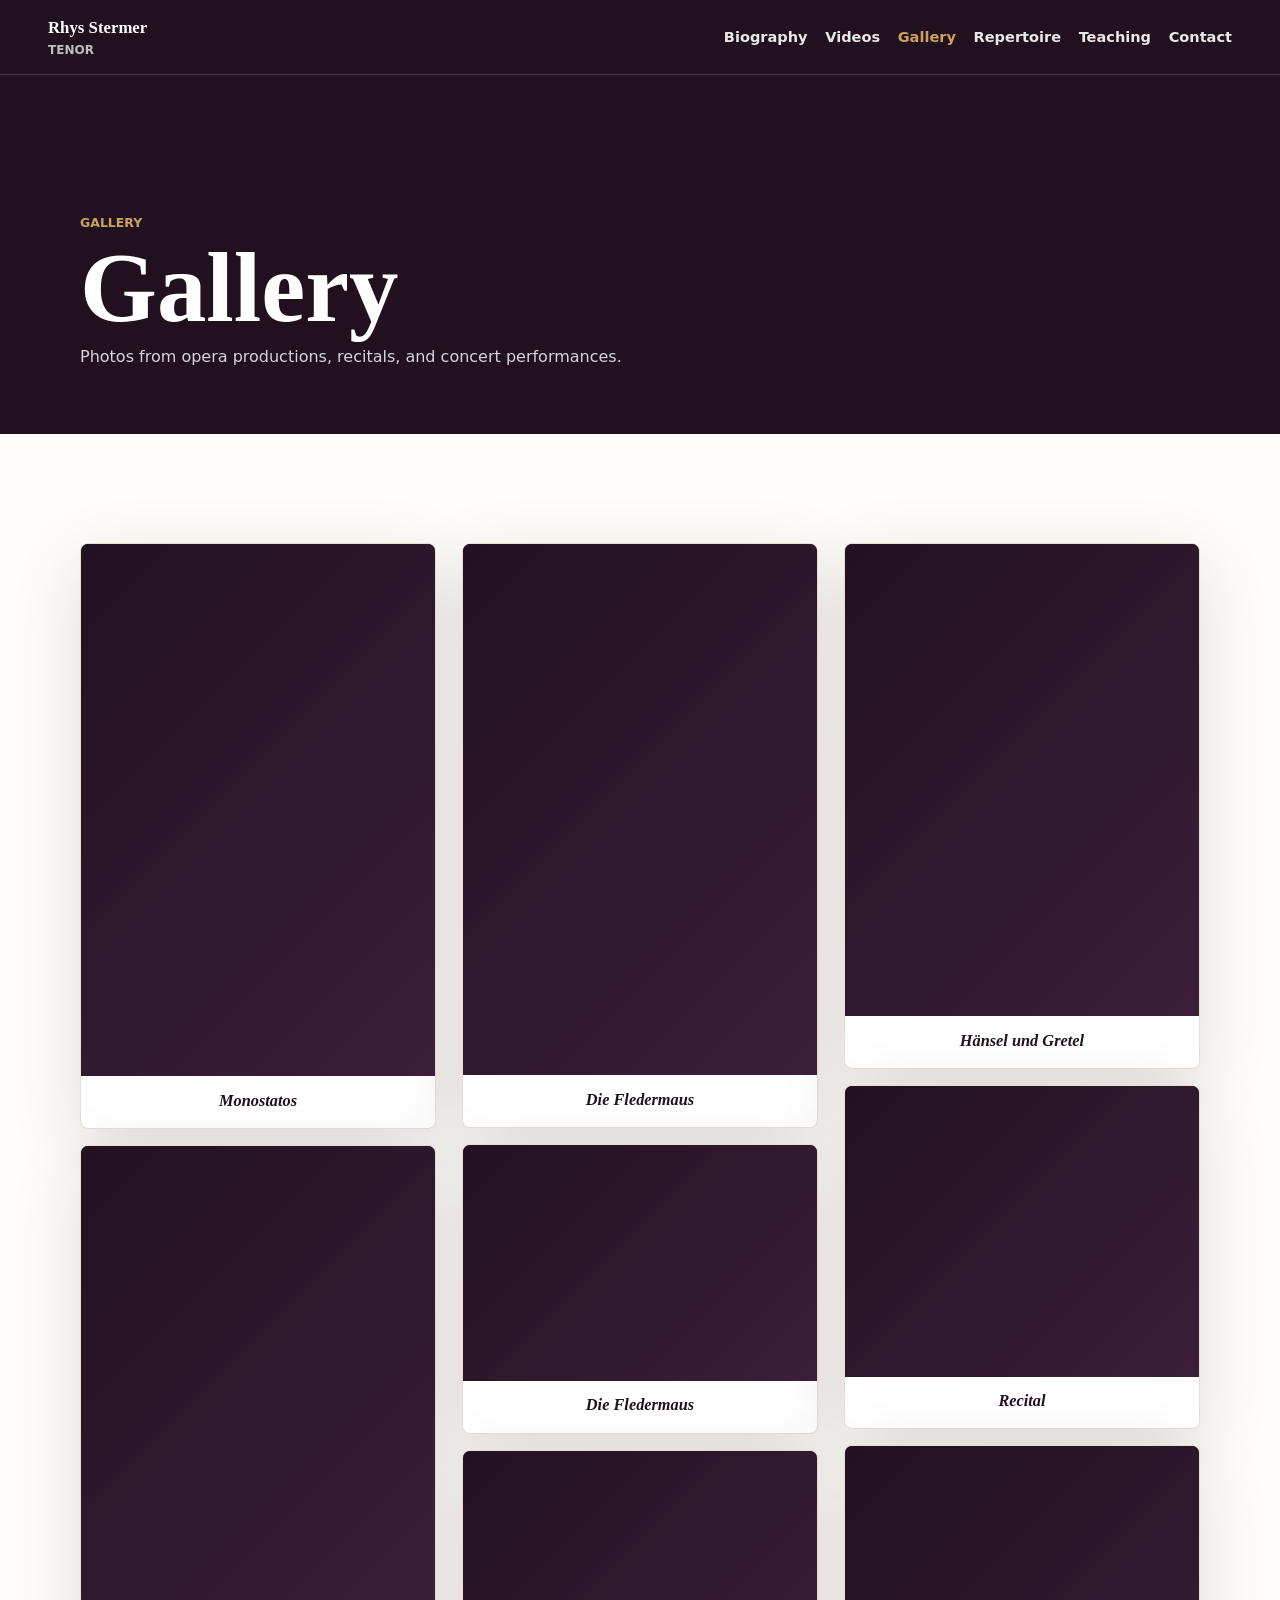
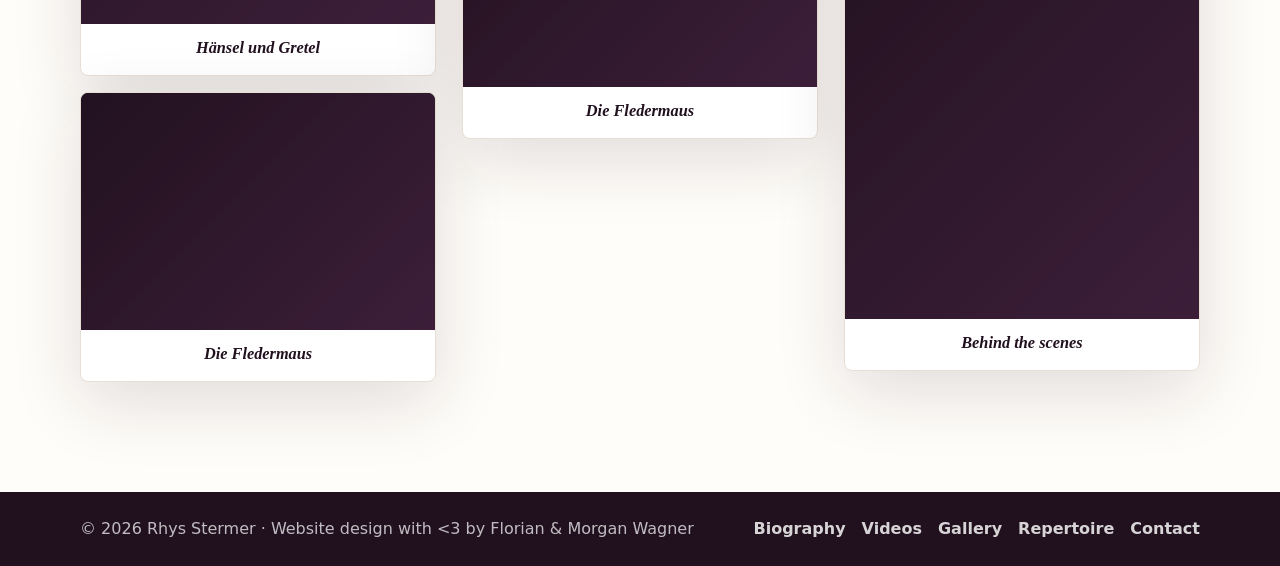
<file: gallery.html>
<!doctype html>
<html lang="en">
  <head>
    <meta charset="utf-8">
    <meta name="viewport" content="width=device-width, initial-scale=1">
    <meta
      http-equiv="Content-Security-Policy"
      content="default-src 'none'; base-uri 'self'; connect-src 'self' https://formspree.io; font-src 'self' data:; form-action https://formspree.io; frame-ancestors 'none'; frame-src 'none'; img-src 'self' https://i.ytimg.com data:; manifest-src 'self'; media-src 'self'; object-src 'none'; script-src 'self'; script-src-attr 'none'; style-src 'self'; style-src-attr 'none'; worker-src 'none'"
    >
    <meta name="referrer" content="strict-origin-when-cross-origin">
    <meta name="description" content="Performance images for American tenor Rhys Stermer.">
    <meta name="theme-color" content="#21111f">
    <meta property="og:type" content="website">
    <meta property="og:title" content="Gallery | Rhys Stermer">
    <meta property="og:description" content="Performance images for American tenor Rhys Stermer.">
    <meta property="og:image" content="assets/images/gallery-01.jpg">
    <title>Gallery | Rhys Stermer</title>
    <link rel="stylesheet" href="assets/css/styles.css">
    <script src="assets/js/main.js" defer></script>
  </head>
  <body>
    <a class="skip-link" href="#main">Skip to content</a>

    <header class="site-header site-header--solid" data-site-header>
      <a class="brand" href="index.html" aria-label="Rhys Stermer home">
        <span class="brand__name">Rhys Stermer</span>
        <span class="brand__meta">Tenor</span>
      </a>
      <button class="nav-toggle" type="button" aria-label="Open navigation" aria-expanded="false" aria-controls="primary-nav" data-nav-toggle>
        <span></span>
        <span></span>
        <span></span>
      </button>
      <nav class="primary-nav" id="primary-nav" aria-label="Primary navigation" data-primary-nav>
        <a href="index.html#bio">Biography</a>
        <a href="index.html#videos">Videos</a>
        <a href="gallery.html" aria-current="page">Gallery</a>
        <a href="index.html#repertoire">Repertoire</a>
        <a href="index.html#teaching">Teaching</a>
        <a href="index.html#contact">Contact</a>
      </nav>
    </header>

    <main id="main">
      <section class="page-hero" aria-labelledby="gallery-title">
        <div class="section__inner">
          <p class="section-kicker">Gallery</p>
          <h1 id="gallery-title">Gallery</h1>
          <p>Photos from opera productions, recitals, and concert performances.</p>
        </div>
      </section>

      <section class="section gallery-section" aria-label="Performance image gallery">
        <div class="section__inner">
          <div class="gallery-grid" aria-live="polite">
            <figure class="gallery-card gallery-card--tall">
              <img src="assets/images/gallery-01.jpg" alt="Rhys Stermer as Monostatos in a staged performance." width="810" height="1217" loading="eager" decoding="async">
              <figcaption>Monostatos</figcaption>
            </figure>
            <figure class="gallery-card gallery-card--tall">
              <img src="assets/images/gallery-02.jpg" alt="Rhys Stermer in costume behind the scenes." width="757" height="1022" loading="lazy" decoding="async">
              <figcaption>Hänsel und Gretel</figcaption>
            </figure>
            <figure class="gallery-card gallery-card--landscape">
              <img src="assets/images/gallery-03.jpg" alt="Rhys Stermer as Alfred in Die Fledermaus." width="1600" height="1067" loading="lazy" decoding="async">
              <figcaption>Die Fledermaus</figcaption>
            </figure>
            <figure class="gallery-card gallery-card--portrait">
              <img src="assets/images/gallery-04.jpg" alt="Rhys Stermer as Alfred in Die Fledermaus." width="1067" height="1600" loading="lazy" decoding="async">
              <figcaption>Die Fledermaus</figcaption>
            </figure>
            <figure class="gallery-card gallery-card--landscape">
              <img src="assets/images/gallery-05.jpg" alt="Rhys Stermer as Alfred in Die Fledermaus." width="1600" height="1067" loading="lazy" decoding="async">
              <figcaption>Die Fledermaus</figcaption>
            </figure>
            <figure class="gallery-card gallery-card--landscape">
              <img src="assets/images/gallery-06.jpg" alt="Rhys Stermer as Alfred in Die Fledermaus." width="1600" height="1067" loading="lazy" decoding="async">
              <figcaption>Die Fledermaus</figcaption>
            </figure>
            <figure class="gallery-card gallery-card--portrait">
              <img src="assets/images/gallery-07.jpg" alt="Rhys Stermer as Hexe in Hänsel und Gretel." width="1201" height="1600" loading="lazy" decoding="async">
              <figcaption>Hänsel und Gretel</figcaption>
            </figure>
            <figure class="gallery-card gallery-card--square">
              <img src="assets/images/gallery-08.jpg" alt="Rhys Stermer singing in a recital with fellow performers." width="654" height="538" loading="lazy" decoding="async">
              <figcaption>Recital</figcaption>
            </figure>
            <figure class="gallery-card gallery-card--portrait">
              <img src="assets/images/gallery-09.jpg" alt="Rhys Stermer in costume backstage." width="1200" height="1600" loading="lazy" decoding="async">
              <figcaption>Behind the scenes</figcaption>
            </figure>
          </div>
        </div>
      </section>
    </main>

    <footer class="site-footer">
      <div class="site-footer__inner">
        <p>© <span data-current-year>2026</span> Rhys Stermer · Website design with &lt;3 by Florian &amp; Morgan Wagner</p>
        <nav aria-label="Footer navigation">
          <a href="index.html#bio">Biography</a>
          <a href="index.html#videos">Videos</a>
          <a href="gallery.html">Gallery</a>
          <a href="index.html#repertoire">Repertoire</a>
          <a href="index.html#contact">Contact</a>
        </nav>
      </div>
    </footer>
  </body>
</html>
</file>
<file: assets/css/styles.css>
:root {
  color-scheme: light;
  --plum-950: #21111f;
  --plum-900: #2b1729;
  --plum-800: #3e1f3b;
  --plum-700: #57304e;
  --gold-600: #b58a42;
  --gold-500: #caa25c;
  --sage-700: #4f6258;
  --ink: #171418;
  --muted: #686069;
  --line: #e8dfd4;
  --paper: #fffdf9;
  --warm: #f6efe6;
  --white: #ffffff;
  --shadow: 0 20px 70px rgba(33, 17, 31, 0.14);
  --serif: Georgia, "Times New Roman", serif;
  --sans: system-ui, -apple-system, BlinkMacSystemFont, "Segoe UI", Arial, sans-serif;
  --header-height: 74px;
  --phi: 1.618;
  --space-1: 0.618rem;
  --space-2: 1rem;
  --space-3: 1.618rem;
  --space-4: 2.618rem;
  --space-5: 4.236rem;
  --space-6: 6.854rem;
  --measure: 61.8ch;
  --layout-max: 70rem;
}

* {
  box-sizing: border-box;
}

html {
  scroll-behavior: smooth;
}

body {
  margin: 0;
  background: var(--paper);
  color: var(--ink);
  font-family: var(--sans);
  font-size: 16px;
  line-height: var(--phi);
  text-rendering: optimizeLegibility;
}

body.nav-open {
  overflow: hidden;
}

img {
  display: block;
  max-width: 100%;
}

[hidden] {
  display: none !important;
}

a {
  color: inherit;
  text-decoration-thickness: 1px;
  text-underline-offset: 0.22em;
}

button,
input,
textarea {
  font: inherit;
}

button {
  cursor: pointer;
}

h1,
h2,
h3 {
  margin: 0;
  color: var(--plum-950);
  font-family: var(--serif);
  font-weight: 700;
  line-height: 1.12;
  letter-spacing: 0;
}

h1 {
  max-width: 11ch;
  font-size: 2.618rem;
}

h2 {
  font-size: 1.618rem;
}

h3 {
  font-size: 1.272rem;
}

p {
  margin: 0;
}

i {
  font-style: italic;
}

.skip-link {
  position: fixed;
  top: 12px;
  left: 12px;
  z-index: 1000;
  transform: translateY(-160%);
  border-radius: 4px;
  background: var(--gold-500);
  color: var(--plum-950);
  padding: 0.75rem 1rem;
  font-weight: 700;
}

.skip-link:focus {
  transform: translateY(0);
}

.site-header {
  position: fixed;
  top: 0;
  left: 0;
  right: 0;
  z-index: 50;
  display: flex;
  min-height: var(--header-height);
  align-items: center;
  justify-content: space-between;
  flex-wrap: wrap;
  gap: 1rem;
  border-bottom: 1px solid rgba(255, 255, 255, 0.16);
  background: rgba(33, 17, 31, 0.76);
  color: var(--white);
  padding: 0.85rem clamp(1rem, 4vw, 3rem);
  backdrop-filter: blur(18px);
}

.has-js .site-header {
  flex-wrap: nowrap;
}

.site-header--solid {
  position: sticky;
  background: var(--plum-950);
}

.brand {
  display: inline-flex;
  min-width: 0;
  flex-direction: column;
  text-decoration: none;
}

.brand__name {
  font-family: var(--serif);
  font-size: 1.05rem;
  font-weight: 700;
}

.brand__meta {
  color: rgba(255, 255, 255, 0.72);
  font-size: 0.75rem;
  font-weight: 600;
  letter-spacing: 0;
  text-transform: uppercase;
}

.nav-toggle {
  position: relative;
  z-index: 60;
  display: inline-grid;
  width: 44px;
  height: 44px;
  place-items: center;
  border: 1px solid rgba(255, 255, 255, 0.28);
  border-radius: 4px;
  background: transparent;
  color: var(--white);
}

.nav-toggle span {
  display: block;
  width: 18px;
  height: 2px;
  background: currentColor;
}

.primary-nav {
  width: 100%;
  display: flex;
  flex-wrap: wrap;
  gap: 0.2rem 0.8rem;
  background: var(--plum-950);
  color: var(--white);
  padding: 0.65rem 1rem;
}

.has-js .primary-nav {
  position: fixed;
  inset: 0;
  display: grid;
  place-content: center;
  gap: 1rem;
  visibility: hidden;
  opacity: 0;
  pointer-events: none;
  padding: 6rem 2rem 2rem;
  width: auto;
  text-align: center;
  transition:
    opacity 220ms ease,
    visibility 0s linear 220ms;
}

.has-js .primary-nav.is-open {
  visibility: visible;
  opacity: 1;
  pointer-events: auto;
  transition-delay: 0s;
}

.primary-nav a {
  display: inline-flex;
  justify-content: center;
  padding: 0.5rem;
  color: rgba(255, 255, 255, 0.9);
  font-weight: 700;
  text-decoration: none;
}

.primary-nav a:hover,
.primary-nav a:focus-visible,
.primary-nav a[aria-current="page"] {
  color: var(--gold-500);
}

.hero {
  position: relative;
  min-height: min(760px, 88svh);
  overflow: hidden;
  background: var(--plum-950);
  color: var(--white);
}

.hero__image,
.hero__overlay {
  position: absolute;
  inset: 0;
}

.hero__image img {
  width: 100%;
  height: 100%;
  object-fit: cover;
  object-position: center 38%;
  opacity: 0.74;
}

.hero__overlay {
  background:
    linear-gradient(90deg, rgba(33, 17, 31, 0.94) 0%, rgba(33, 17, 31, 0.68) 61.8%, rgba(33, 17, 31, 0.16) 100%),
    linear-gradient(0deg, rgba(33, 17, 31, 0.76) 0%, rgba(33, 17, 31, 0.08) 38.2%);
}

.hero__content {
  position: relative;
  z-index: 2;
  display: grid;
  min-height: min(760px, 88svh);
  align-content: end;
  gap: var(--space-3);
  max-width: 760px;
  padding: calc(var(--header-height) + var(--space-4)) 1rem var(--space-4);
}

.hero h1,
.hero p {
  color: var(--white);
}

.eyebrow,
.section-kicker {
  color: var(--gold-500);
  font-size: 0.78rem;
  font-weight: 800;
  letter-spacing: 0;
  text-transform: uppercase;
}

.hero__lead {
  max-width: var(--measure);
  font-size: 1.12rem;
  line-height: 1.55;
}

.hero__text {
  max-width: 52ch;
  color: rgba(255, 255, 255, 0.84);
}

.button-row {
  display: flex;
  flex-wrap: wrap;
  gap: var(--space-2);
  margin-top: var(--space-1);
}

.button {
  display: inline-flex;
  min-height: 46px;
  align-items: center;
  justify-content: center;
  border: 1px solid transparent;
  border-radius: 4px;
  padding: 0.78rem 1rem;
  font-weight: 800;
  text-decoration: none;
  transition: background 160ms ease, border-color 160ms ease, color 160ms ease, transform 160ms ease;
}

.button:hover,
.button:focus-visible {
  transform: translateY(-1px);
}

.button--primary {
  background: var(--gold-500);
  color: var(--plum-950);
}

.button--secondary {
  border-color: rgba(255, 255, 255, 0.52);
  color: var(--white);
}

.hero-facts {
  display: grid;
  grid-template-columns: 1fr;
  gap: var(--space-1);
  margin: var(--space-1) 0 0;
}

.hero-facts div {
  border-left: 2px solid var(--gold-500);
  background: rgba(255, 255, 255, 0.1);
  padding: 0.8rem 0.9rem;
}

.hero-facts dt {
  color: rgba(255, 255, 255, 0.66);
  font-size: 0.72rem;
  font-weight: 800;
  letter-spacing: 0;
  text-transform: uppercase;
}

.hero-facts dd {
  margin: 0.12rem 0 0;
  color: var(--white);
  font-weight: 700;
}

.section {
  padding: var(--space-5) 0;
}

.section__inner {
  width: min(var(--layout-max), calc(100% - var(--space-4)));
  margin: 0 auto;
}

.section--intro {
  background: var(--paper);
}

.section--muted {
  background: var(--warm);
}

.section--plum,
.section--contact {
  background: var(--plum-950);
  color: rgba(255, 255, 255, 0.82);
}

.section--plum h2,
.section--plum h3,
.section--contact h2,
.section--contact h3 {
  color: var(--white);
}

.two-column {
  display: grid;
  gap: var(--space-4);
}

.copy-block {
  display: grid;
  gap: var(--space-2);
}

.copy-block p,
.section-heading p,
.content-card p,
.contact-layout p {
  max-width: var(--measure);
  color: var(--muted);
}

.section--plum .section-heading p,
.section--plum .content-card p,
.section--contact p {
  color: rgba(255, 255, 255, 0.76);
}

.section-heading {
  display: grid;
  gap: var(--space-1);
  margin-bottom: var(--space-4);
}

.section-heading--split {
  align-items: end;
}

.info-panel,
.content-card,
.contact-form {
  border: 1px solid var(--line);
  border-radius: 8px;
  background: var(--white);
  box-shadow: var(--shadow);
}

.info-panel {
  align-self: start;
  padding: 1.25rem;
}

.section--materials {
  background: var(--paper);
  padding-top: 0;
}

.materials-panel {
  display: grid;
  gap: var(--space-3);
  border: 1px solid var(--line);
  border-radius: 8px;
  background: var(--white);
  padding: var(--space-3);
  box-shadow: var(--shadow);
}

.materials-panel h2 {
  margin-top: 0.35rem;
}

.materials-panel p:not(.section-kicker) {
  max-width: 650px;
  color: var(--muted);
}

.materials-actions {
  display: flex;
  flex-wrap: wrap;
  gap: 0.65rem;
}

.button--dark {
  border-color: rgba(33, 17, 31, 0.18);
  background: var(--plum-950);
  color: var(--white);
}

.timeline {
  display: grid;
  gap: 1.1rem;
  margin-top: 1.2rem;
}

.timeline article {
  border-left: 2px solid var(--gold-500);
  padding-left: 1rem;
}

.timeline__school {
  color: var(--plum-950);
  font-weight: 800;
}

.timeline time {
  color: var(--sage-700);
  font-size: 0.92rem;
  font-weight: 800;
}

.highlight-list {
  display: grid;
  gap: 0.65rem;
  grid-template-columns: 1fr;
  margin: 0;
  padding: 0;
  list-style: none;
}

.highlight-list li {
  border-bottom: 1px solid rgba(62, 31, 59, 0.13);
  padding: 0.4rem 0;
  color: var(--plum-950);
  font-weight: 650;
}

.text-link {
  color: var(--plum-800);
  font-weight: 800;
  text-decoration-color: var(--gold-500);
}

.section--plum .text-link,
.section--contact .text-link {
  color: var(--gold-500);
}

.video-grid,
.card-grid {
  display: grid;
  gap: 1rem;
}

.video-carousel {
  display: grid;
  gap: 1rem;
}

.gallery-carousel {
  display: grid;
  gap: 1rem;
}

.media-carousel {
  display: grid;
  gap: var(--space-2);
}

.media-carousel__viewport {
  margin-inline: -0.25rem;
  overflow-x: auto;
  overflow-y: hidden;
  padding: 0.25rem 0.25rem 0.75rem;
  scroll-behavior: smooth;
  scroll-padding-inline: 0.25rem;
  scroll-snap-type: x mandatory;
  scrollbar-width: none;
}

.media-carousel__viewport::-webkit-scrollbar {
  display: none;
}

.media-carousel__controls {
  display: none;
}

.has-js .media-carousel__controls {
  display: flex;
  align-items: center;
  justify-content: center;
  gap: 1rem;
}

.media-carousel__status {
  min-width: 9.5rem;
  color: var(--muted);
  font-size: 0.92rem;
  font-weight: 800;
  text-align: center;
}

.has-js .video-grid,
.has-js .performance-grid {
  display: flex;
  gap: var(--space-2);
  align-items: flex-start;
}

.video-card {
  display: grid;
  overflow: hidden;
  border: 1px solid var(--line);
  border-radius: 8px;
  background: var(--white);
  color: var(--ink);
  text-decoration: none;
  box-shadow: var(--shadow);
}

.video-card--featured {
  border-color: rgba(181, 138, 66, 0.46);
}

.video-card__thumb {
  position: relative;
  display: block;
  aspect-ratio: 16 / 9;
  overflow: hidden;
  background-color: var(--plum-900);
  background-position: center;
  background-size: cover;
}

.video-card__thumb img {
  width: 100%;
  height: 100%;
  object-fit: cover;
}

.video-card__thumb::after {
  position: absolute;
  inset: 0;
  content: "";
  background: rgba(33, 17, 31, 0.2);
}

.play-icon {
  position: absolute;
  top: 50%;
  left: 50%;
  z-index: 2;
  width: 56px;
  height: 56px;
  transform: translate(-50%, -50%);
  border-radius: 999px;
  background: rgba(255, 255, 255, 0.3);
}

.play-icon::before {
  position: absolute;
  top: 50%;
  left: 53%;
  width: 0;
  height: 0;
  transform: translate(-45%, -50%);
  border-top: 11px solid transparent;
  border-bottom: 11px solid transparent;
  border-left: 17px solid rgba(255, 255, 255, 0.9);
  content: "";
}

.video-card__body {
  display: grid;
  gap: 0.25rem;
  padding: 1rem;
}

.video-card__label {
  color: var(--sage-700);
  font-size: 0.74rem;
  font-weight: 800;
  text-transform: uppercase;
}

.video-card__title {
  color: var(--plum-950);
  font-weight: 800;
  line-height: 1.35;
}

.video-card__meta {
  color: var(--muted);
  font-size: 0.93rem;
}

.performance-grid {
  display: grid;
  gap: var(--space-3);
  align-items: start;
}

.performance-card,
.gallery-card {
  margin: 0;
  border-radius: 8px;
  background: var(--white);
}

.performance-card,
.gallery-card {
  border: 1px solid var(--line);
  box-shadow: var(--shadow);
}

.performance-card {
  color: var(--ink);
  text-decoration: none;
}

.performance-card__image {
  display: grid;
  place-items: center;
  background:
    linear-gradient(135deg, rgba(33, 17, 31, 0.96), rgba(62, 31, 59, 0.9)),
    var(--plum-900);
  border-radius: 8px 8px 0 0;
  overflow: hidden;
}

.performance-card img {
  width: 100%;
  height: auto;
  object-fit: cover;
}

.has-js .video-card,
.has-js .performance-card {
  flex: 0 0 calc((100% - (var(--space-2) * 2)) / 3.236);
  scroll-snap-align: start;
}

.has-js .performance-card {
  display: grid;
  align-self: start;
}

.performance-card figcaption,
.performance-card__caption,
.gallery-card figcaption {
  display: block;
  padding: 0.85rem 1rem 1rem;
  color: var(--plum-950);
  font-family: var(--serif);
  font-size: 1.02rem;
  font-style: italic;
  font-weight: 700;
  line-height: 1.35;
  text-align: center;
}

.icon-button {
  display: inline-grid;
  width: 42px;
  height: 42px;
  place-items: center;
  border: 1px solid var(--line);
  border-radius: 999px;
  background: var(--paper);
  color: var(--plum-950);
  font-size: 1.6rem;
  line-height: 1;
}

.card-grid {
  grid-template-columns: 1fr;
}

.content-card {
  display: grid;
  gap: 0.85rem;
  padding: 1.2rem;
}

.section--plum .content-card {
  border-color: rgba(255, 255, 255, 0.14);
  background: rgba(255, 255, 255, 0.07);
  box-shadow: none;
}

.content-card ul {
  display: grid;
  gap: 0.46rem;
  margin: 0;
  padding-left: 1.1rem;
}

.content-card li {
  padding-left: 0.1rem;
}

.contact-layout {
  display: grid;
  gap: var(--space-4);
}

.link-list {
  display: flex;
  flex-wrap: wrap;
  gap: 0.65rem;
  margin-top: 1.4rem;
}

.link-list a {
  border: 1px solid rgba(255, 255, 255, 0.18);
  border-radius: 4px;
  padding: 0.5rem 0.7rem;
  color: var(--white);
  font-weight: 800;
  text-decoration: none;
}

.link-list a:hover,
.link-list a:focus-visible {
  border-color: var(--gold-500);
  color: var(--gold-500);
}

.contact-form {
  display: grid;
  gap: 1rem;
  padding: 1.2rem;
  color: var(--ink);
}

.form-grid {
  display: grid;
  gap: 1rem;
}

.form-field {
  display: grid;
  gap: 0.35rem;
  color: var(--plum-950);
  font-size: 0.92rem;
  font-weight: 800;
}

.form-field input,
.form-field textarea {
  width: 100%;
  border: 1px solid #d9cec2;
  border-radius: 4px;
  background: var(--paper);
  color: var(--ink);
  padding: 0.8rem;
}

.form-field textarea {
  resize: vertical;
}

.form-field--honeypot {
  position: absolute;
  width: 1px;
  height: 1px;
  overflow: hidden;
  clip: rect(0 0 0 0);
  clip-path: inset(50%);
  white-space: nowrap;
}

.page-hero {
  background: var(--plum-950);
  color: rgba(255, 255, 255, 0.82);
  padding: calc(var(--header-height) + 4rem) 0 4rem;
}

.page-hero h1 {
  color: var(--white);
}

.page-hero p:not(.section-kicker) {
  max-width: var(--measure);
}

.gallery-section {
  background: var(--paper);
}

.gallery-grid {
  column-count: 1;
  column-gap: var(--space-2);
}

.gallery-card {
  display: grid;
  break-inside: avoid;
  overflow: hidden;
  margin-bottom: var(--space-2);
}

.gallery-grid img {
  width: 100%;
  height: auto;
  background:
    linear-gradient(135deg, rgba(33, 17, 31, 0.96), rgba(62, 31, 59, 0.9)),
    var(--plum-900);
}

.site-footer {
  background: var(--plum-950);
  color: rgba(255, 255, 255, 0.72);
  padding: 1.5rem 0;
}

.site-footer__inner {
  display: grid;
  width: min(var(--layout-max), calc(100% - 2rem));
  margin: 0 auto;
  gap: 1rem;
}

.site-footer nav {
  display: flex;
  flex-wrap: wrap;
  gap: 0.8rem 1rem;
}

.site-footer a {
  color: rgba(255, 255, 255, 0.82);
  font-weight: 700;
  text-decoration: none;
}

.site-footer a:hover,
.site-footer a:focus-visible {
  color: var(--gold-500);
}

:focus-visible {
  outline: 3px solid rgba(202, 162, 92, 0.75);
  outline-offset: 3px;
}

@media (min-width: 640px) {
  h1 {
    font-size: 4.236rem;
  }

  h2 {
    font-size: 2.618rem;
  }

  .hero__content {
    padding-right: 2rem;
    padding-bottom: 3rem;
    padding-left: 2rem;
  }

  .hero__lead {
    font-size: 1.22rem;
  }

  .section {
    padding: var(--space-6) 0;
  }

  .section--materials {
    padding-top: 0;
  }

  .info-panel,
  .materials-panel,
  .content-card,
  .contact-form {
    padding: 1.6rem;
  }

  .hero-facts,
  .highlight-list,
  .performance-grid,
  .form-grid {
    grid-template-columns: repeat(2, minmax(0, 1fr));
  }

  .gallery-grid {
    column-count: 2;
    column-gap: var(--space-3);
  }
}

@media (max-width: 520px) {
  .video-card__body {
    padding: 0.7rem;
  }

  .video-card__label {
    font-size: 0.62rem;
  }

  .video-card__title {
    font-size: 0.82rem;
  }

  .video-card__meta {
    font-size: 0.76rem;
  }

  .performance-card figcaption,
  .performance-card__caption,
  .gallery-card figcaption {
    padding: 0.65rem 0.5rem 0.75rem;
    font-size: 0.82rem;
  }
}

@media (max-width: 859px) {
  .site-header {
    backdrop-filter: none;
  }
}

@media (min-width: 860px) {
  h1 {
    font-size: 6.18rem;
  }

  h2 {
    font-size: 4.236rem;
  }

  .nav-toggle {
    display: none;
  }

  .primary-nav,
  .has-js .primary-nav {
    position: static;
    display: flex;
    transform: none;
    visibility: visible;
    opacity: 1;
    pointer-events: auto;
    align-items: center;
    justify-content: flex-end;
    gap: 1.1rem;
    background: transparent;
    padding: 0;
    text-align: left;
    transition: none;
  }

  .primary-nav a {
    padding: 0;
    font-size: 0.91rem;
  }

  .hero-facts {
    grid-template-columns: repeat(3, minmax(0, 1fr));
  }

  .two-column {
    grid-template-columns: minmax(0, 1.618fr) minmax(300px, 1fr);
    gap: var(--space-5);
  }

  .materials-panel {
    grid-template-columns: minmax(0, 1.618fr) auto;
    align-items: center;
    padding: var(--space-4);
  }

  .section-heading--split {
    grid-template-columns: minmax(0, 1.618fr) auto;
  }

  .highlight-list {
    grid-template-columns: repeat(3, minmax(0, 1fr));
  }

  .performance-grid,
  .card-grid,
  .card-grid--teaching {
    grid-template-columns: repeat(3, minmax(0, 1fr));
  }

  .video-grid {
    grid-template-columns: repeat(3, minmax(0, 1fr));
  }

  .contact-layout {
    grid-template-columns: minmax(0, 1fr) minmax(420px, 1.618fr);
    gap: var(--space-5);
    align-items: start;
  }

  .site-footer__inner {
    grid-template-columns: 1fr auto;
    align-items: center;
  }
}

@media (min-width: 1120px) {
  .hero__content {
    padding-left: max(5rem, calc((100vw - 1120px) / 2));
  }

  .gallery-grid {
    column-count: 3;
  }
}

@media (prefers-reduced-motion: reduce) {
  *,
  *::before,
  *::after {
    scroll-behavior: auto !important;
    transition-duration: 0.001ms !important;
    animation-duration: 0.001ms !important;
    animation-iteration-count: 1 !important;
  }
}
</file>
